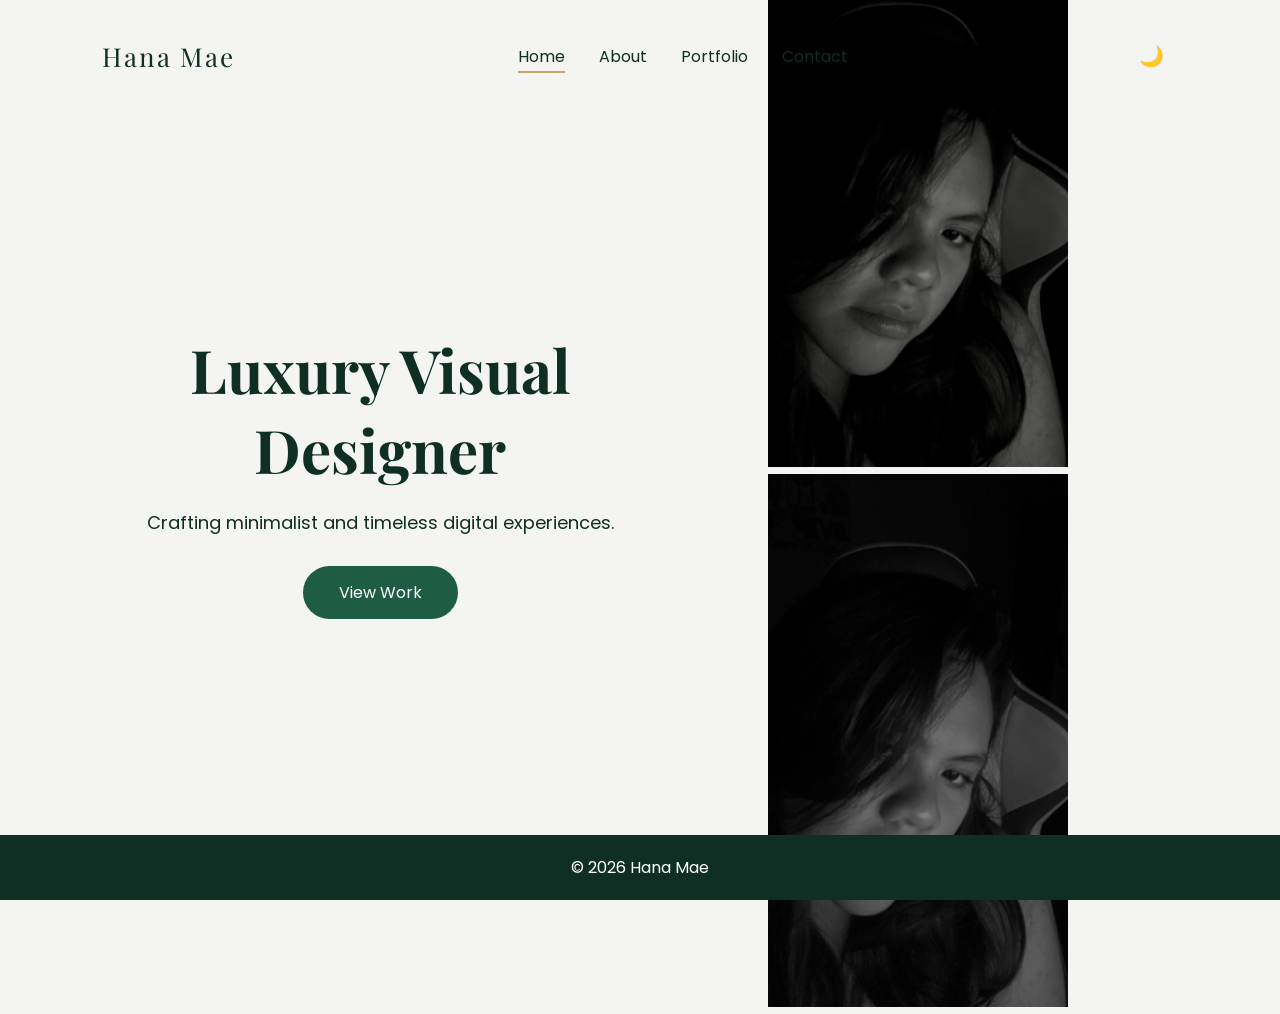
<file: index.html>
<!DOCTYPE html>
<html>
<head>
<title>Home</title>

<link href="https://fonts.googleapis.com/css2?family=Playfair+Display:wght@600&family=Poppins&display=swap" rel="stylesheet">
<link rel="stylesheet" href="style.css">

</head>
<body>

<header>
  <div class="logo">Hana Mae</div>
  <nav>
    <a href="index.html" class="active">Home</a>
    <a href="about.html">About</a>
    <a href="portfolio.html">Portfolio</a>
    <a href="contact.html">Contact</a>
  </nav>
  <button id="darkToggle" class="toggle-btn">🌙</button>

</header>

<section class="hero">
  <div class="hero-content ribil">
    <h2>Luxury Visual Designer</h2>
    <p>Crafting minimalist and timeless digital experiences.</p>
    <a href="portfolio.html" class="btn">View Work</a>
  </div>
   <div class="hero-image ">
            <img src="ta mae.jpg" alt="Hana Mae">
            <img src="TAMAE.jpg" alt="Hana Mae">
        </div>
</section>

<footer>© 2026 Hana Mae</footer>

<script src="script.js"></script>
</body>
</html>
</file>
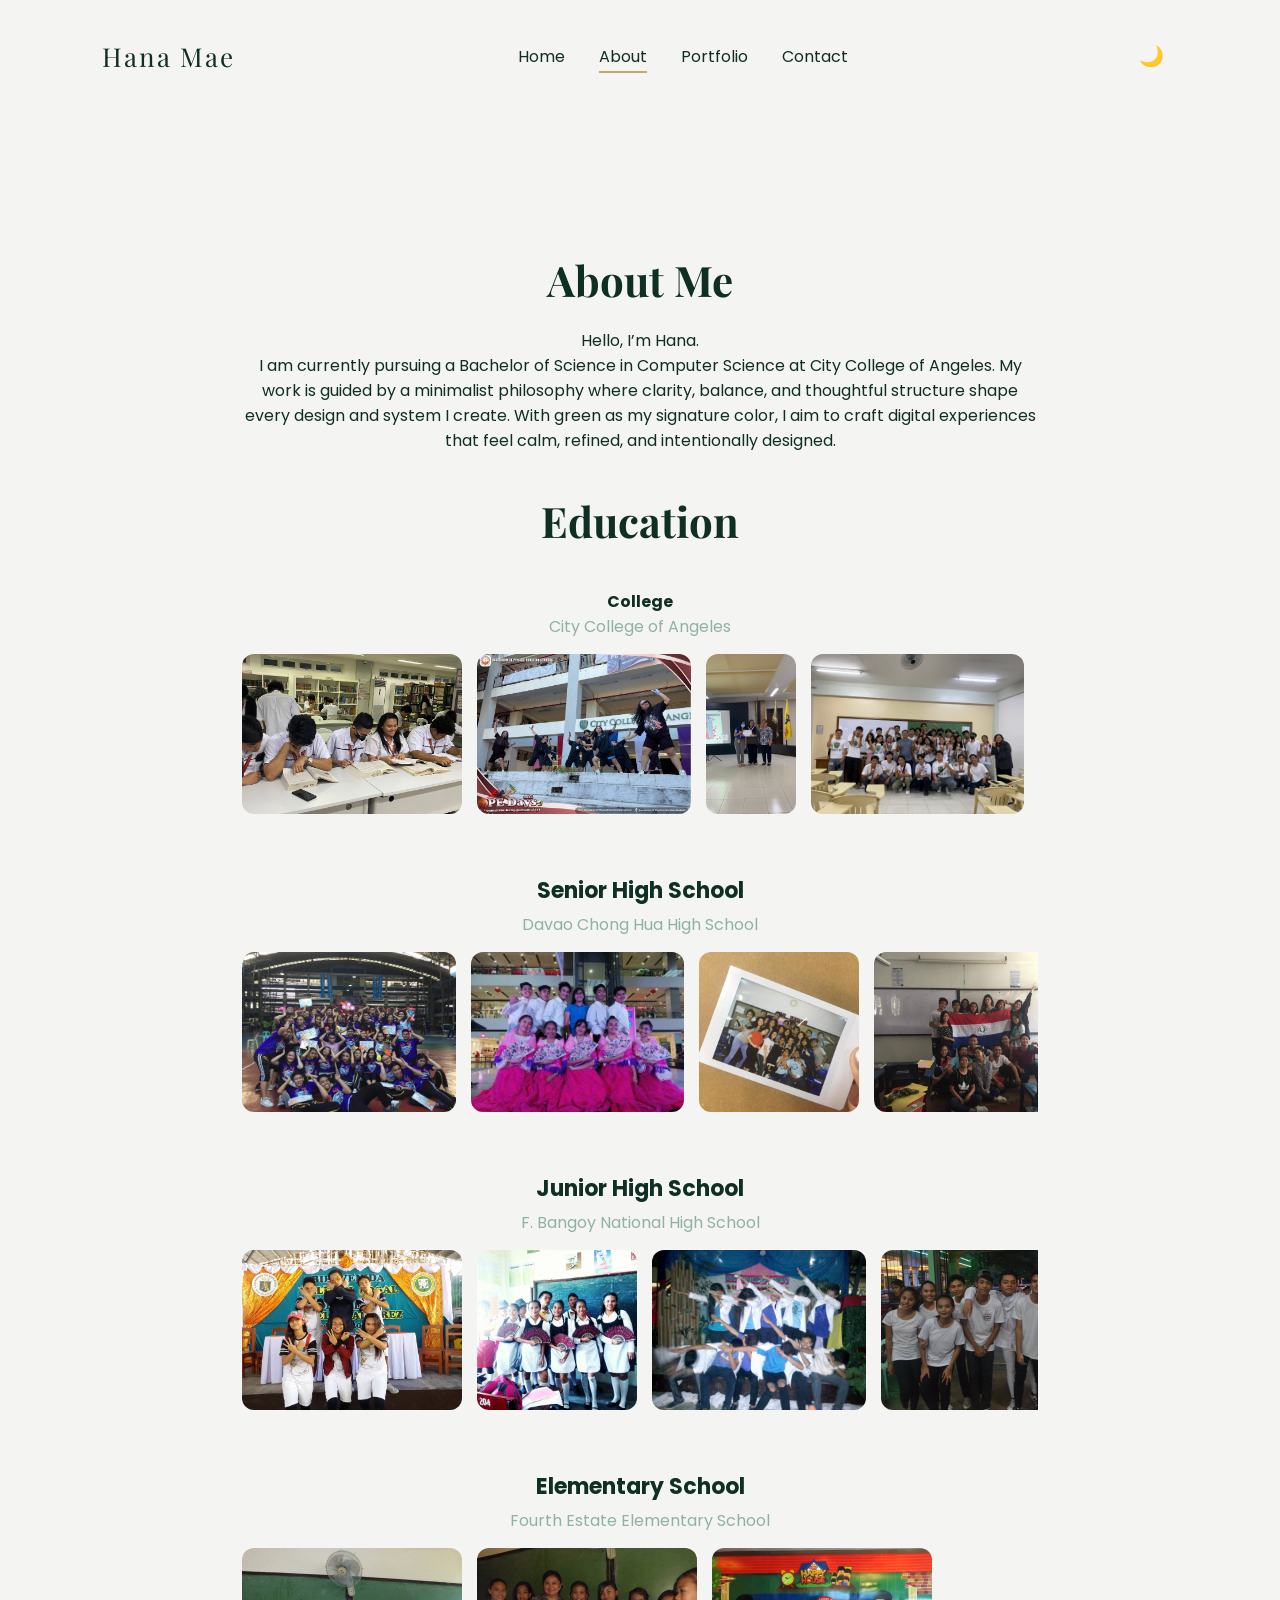
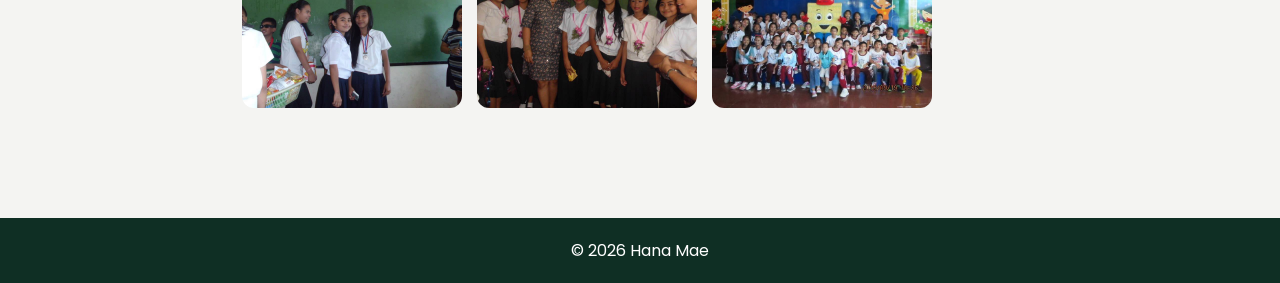
<file: about.html>
<!DOCTYPE html>
<html>
<head>
<title>About</title>

<link href="https://fonts.googleapis.com/css2?family=Playfair+Display:wght@600&family=Poppins&display=swap" rel="stylesheet">
<link rel="stylesheet" href="style.css">

</head>
<body>

<header>
  <div class="logo">Hana Mae</div>
  <nav>
    <a href="index.html">Home</a>
    <a href="about.html" class="active">About</a>
    <a href="portfolio.html">Portfolio</a>
    <a href="contact.html">Contact</a>
  </nav>
  <button id="darkToggle" class="toggle-btn">🌙</button>

</header>

<section class="about-section">

  <h2 class="section-title">About Me</h2>
  <p class="about-text"> Hello, I’m Hana.<br> I am currently pursuing a Bachelor of Science in Computer Science at City College of Angeles. My work is guided by a minimalist philosophy where clarity, balance, and thoughtful structure shape every design and system I create. With green as my signature color, I aim to craft digital experiences that feel calm, refined, and intentionally designed.

  <h3 class="section-title">Education</h2> <br>

  <div class="education-container">

    <div class="school">
      <h4>College</h3>
      <p>City College of Angeles </p>

      <div class="school-gallery">
        
        <img src="IMG_5219.jpeg">
        <img src="pe.JPG">
        <img src="1st runner.jpeg">
        <img src="c108.JPG">
        <img src="c103.JPG">
    

      </div>
    </div>

    <div class="school">
      <h3>Senior High School</h3>
      <p>Davao Chong Hua High School</p>

      <div class="school-gallery">
        <img src="cheerdance.jpg">
        <img src="sayawdin.jpg">
        <img src="conlotus.jpg">
        <img src="paraguay.JPG">
        <img src="hiphop.jpg">
        <img src="jump.jpg">
        <img src="bday ni jus.jpg">
      </div>
    </div>

    <div class="school">
      <h3>Junior High School</h3>
      <p>F. Bangoy National High School</p>

      <div class="school-gallery">
        <img src="sayaw.jpg">
        <img src="sayaw1.jpg">
        <img src="sayaw2.jpg">
        <img src="sayaw3.jpg">
        <img src="honor.jpg">
      
      </div>
    </div>

    <div class="school">
      <h3>Elementary School</h3>
      <p>Fourth Estate Elementary School</p>

      <div class="school-gallery">
        <img src="555600899_24836751945957147_7457161254084588874_n.jpg">
        <img src="557293007_24836751645957177_5718995204624235371_n.jpg">
        <img src="trip.jpg">
      </div>
    </div>

  </div>

</section>


<footer>© 2026 Hana Mae</footer>

<script src="script.js"></script>
</body>
</html>
</file>
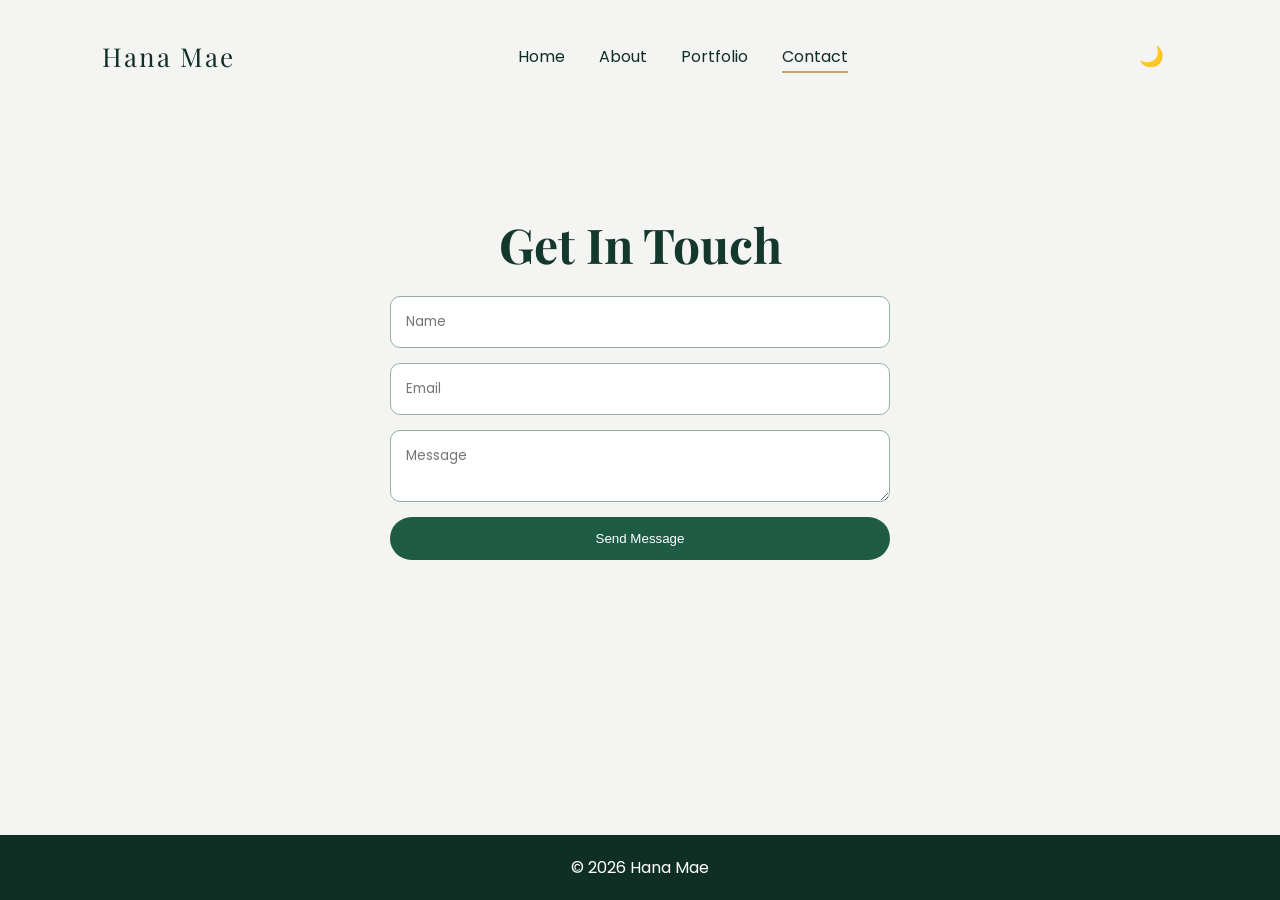
<file: contact.html>
<!DOCTYPE html>
<html>
<head>
<title>Contact</title>

<link href="https://fonts.googleapis.com/css2?family=Playfair+Display:wght@600&family=Poppins&display=swap" rel="stylesheet">
<link rel="stylesheet" href="style.css">

</head>
<body>

<header>
  <div class="logo">Hana Mae</div>
  <nav>
    <a href="index.html">Home</a>
    <a href="about.html">About</a>
    <a href="portfolio.html">Portfolio</a>
    <a href="contact.html" class="active">Contact</a>
  </nav>
  <button id="darkToggle" class="toggle-btn">🌙</button>

</header>

<section>
  <h2 class="reveal">Get In Touch</h2>

  <form class="reveal">
    <input type="text" placeholder="Name">
    <input type="email" placeholder="Email">
    <textarea placeholder="Message"></textarea>
    <button>Send Message</button>
  </form>
</section>

<footer>© 2026 Hana Mae</footer>

<script src="script.js"></script>
</body>
</html>
</file>
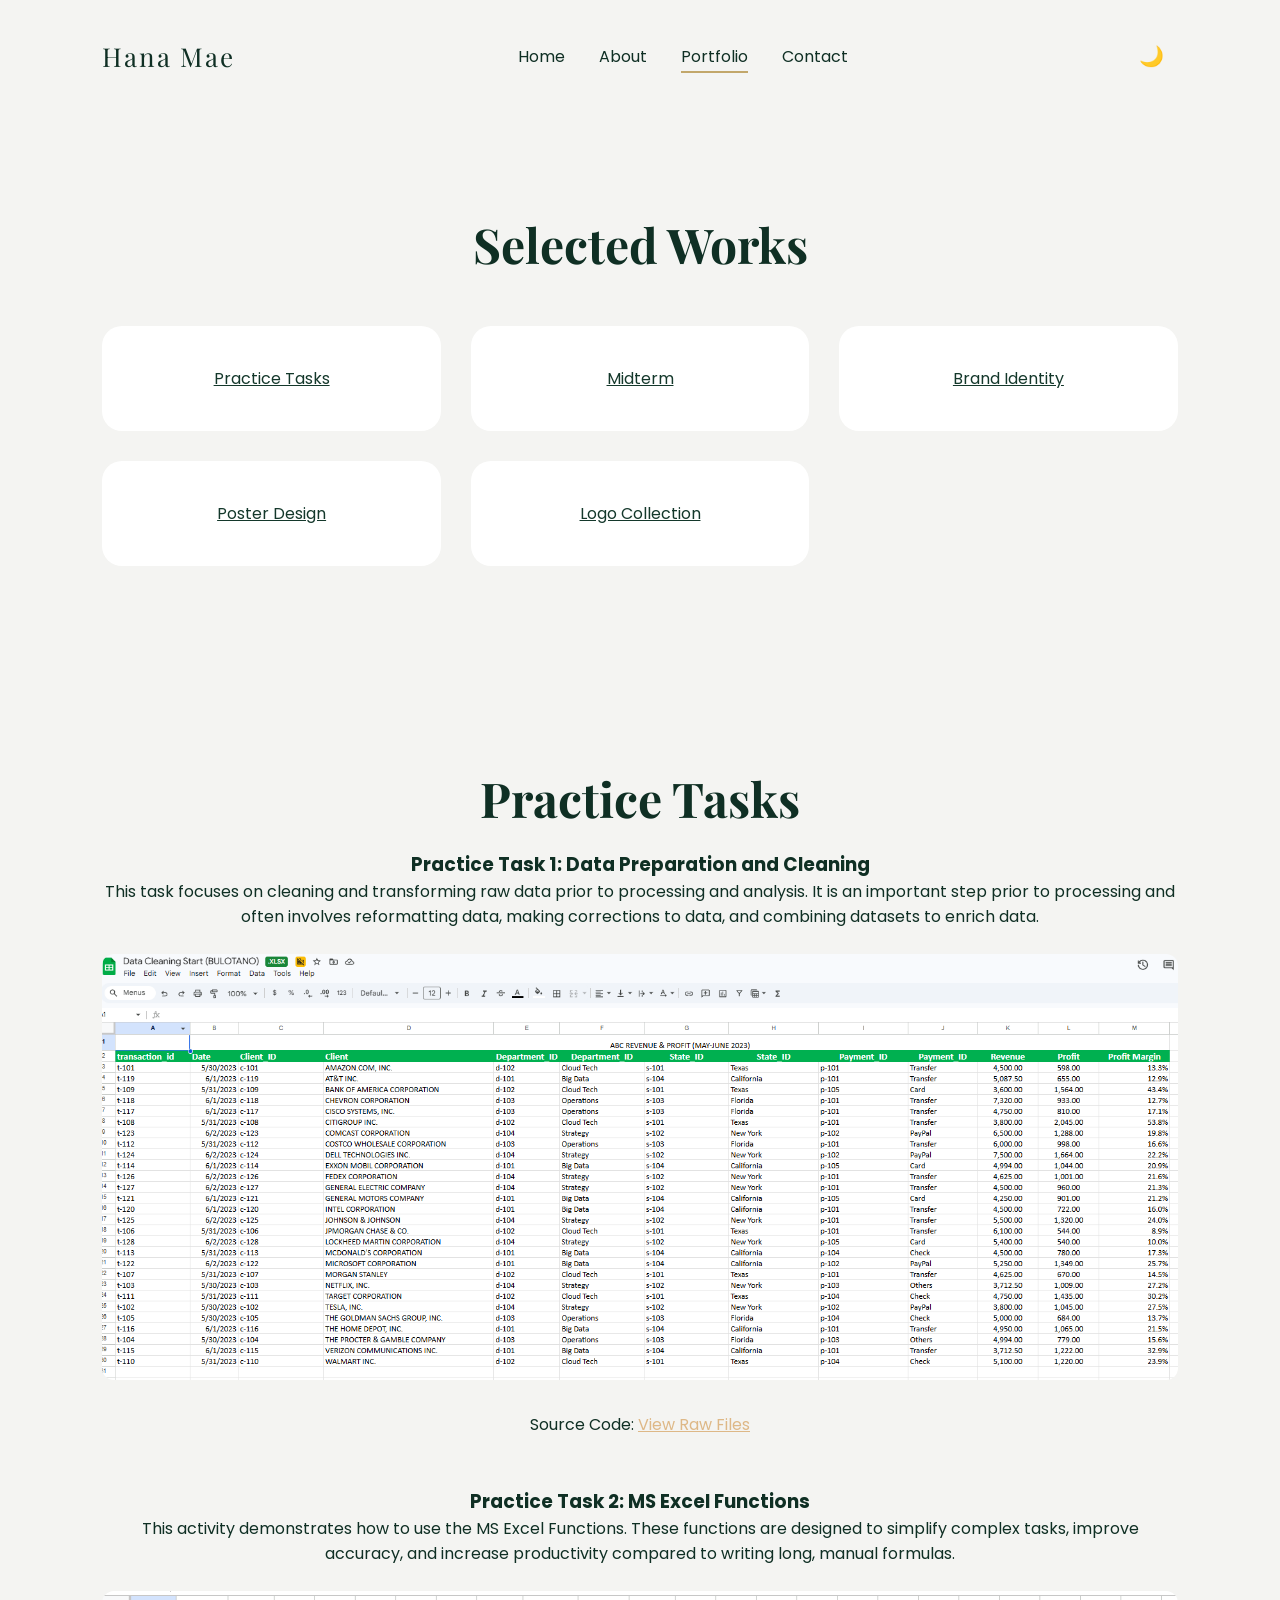
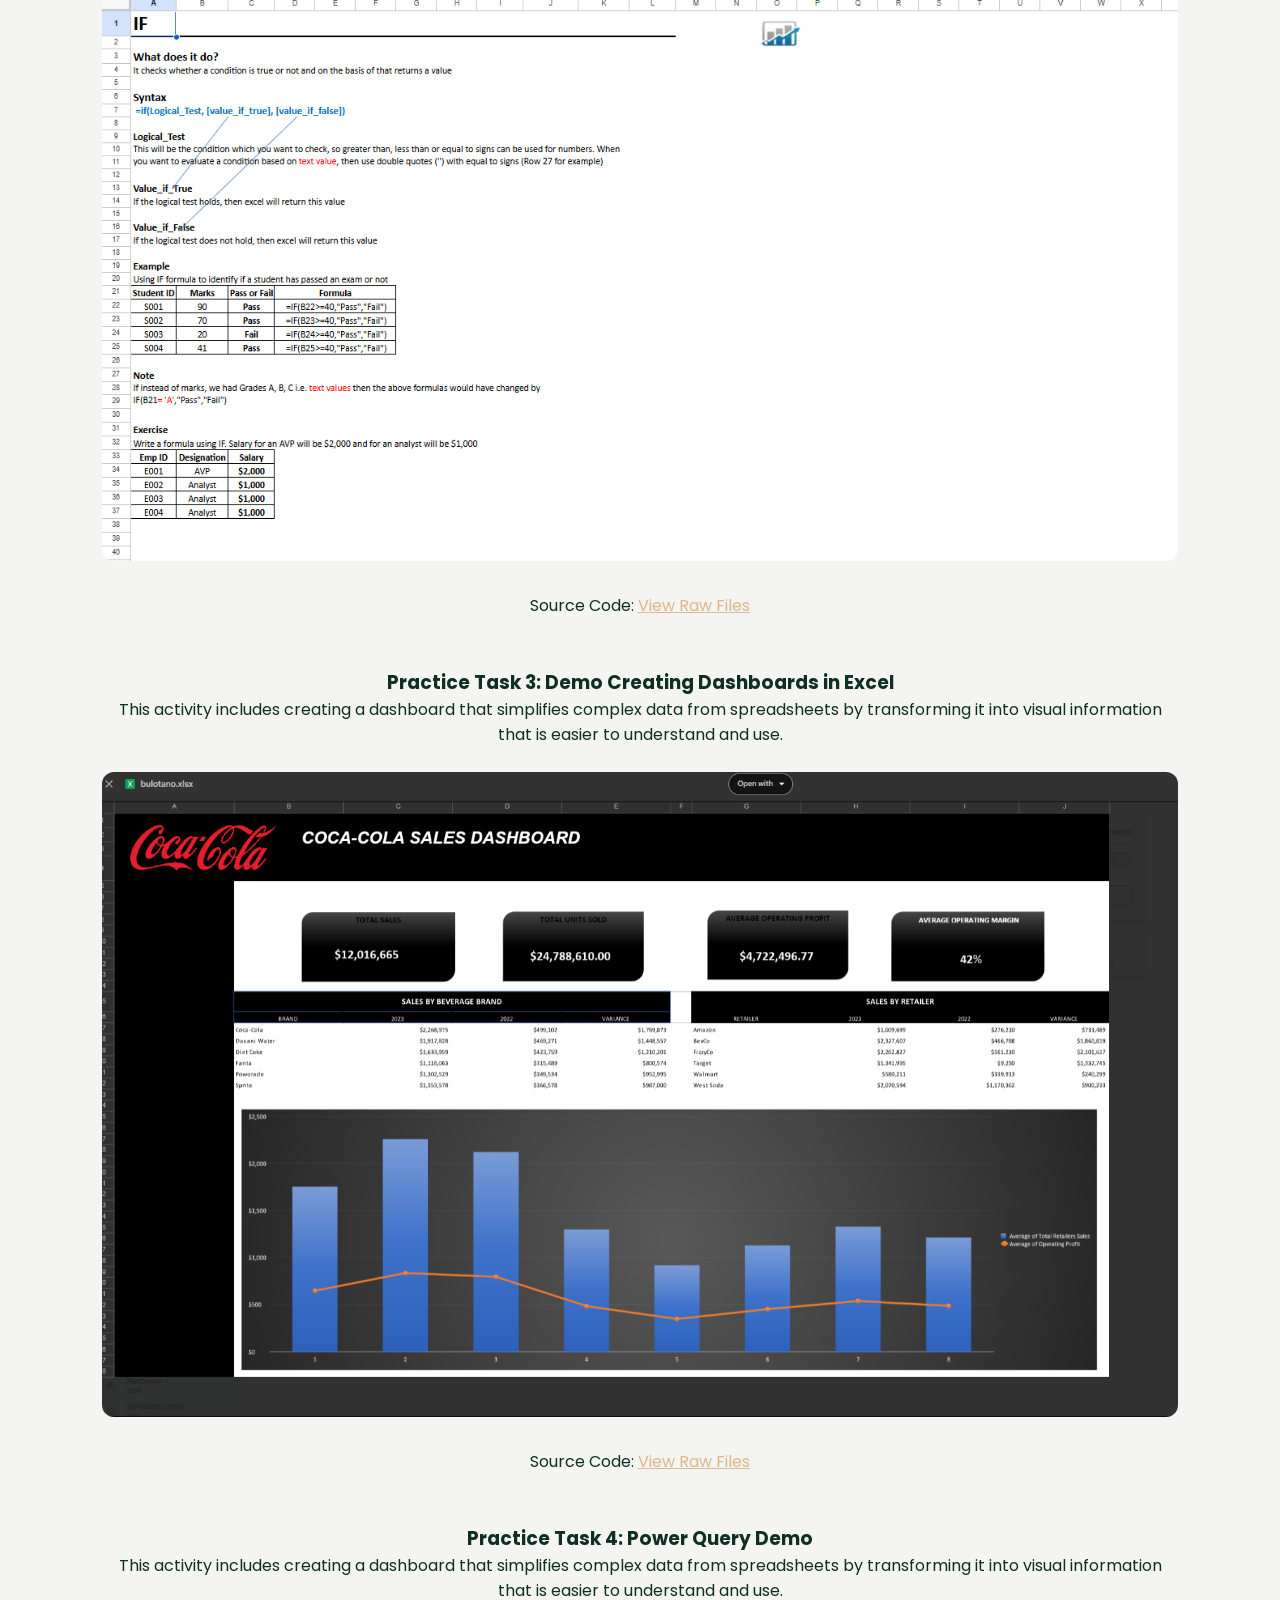
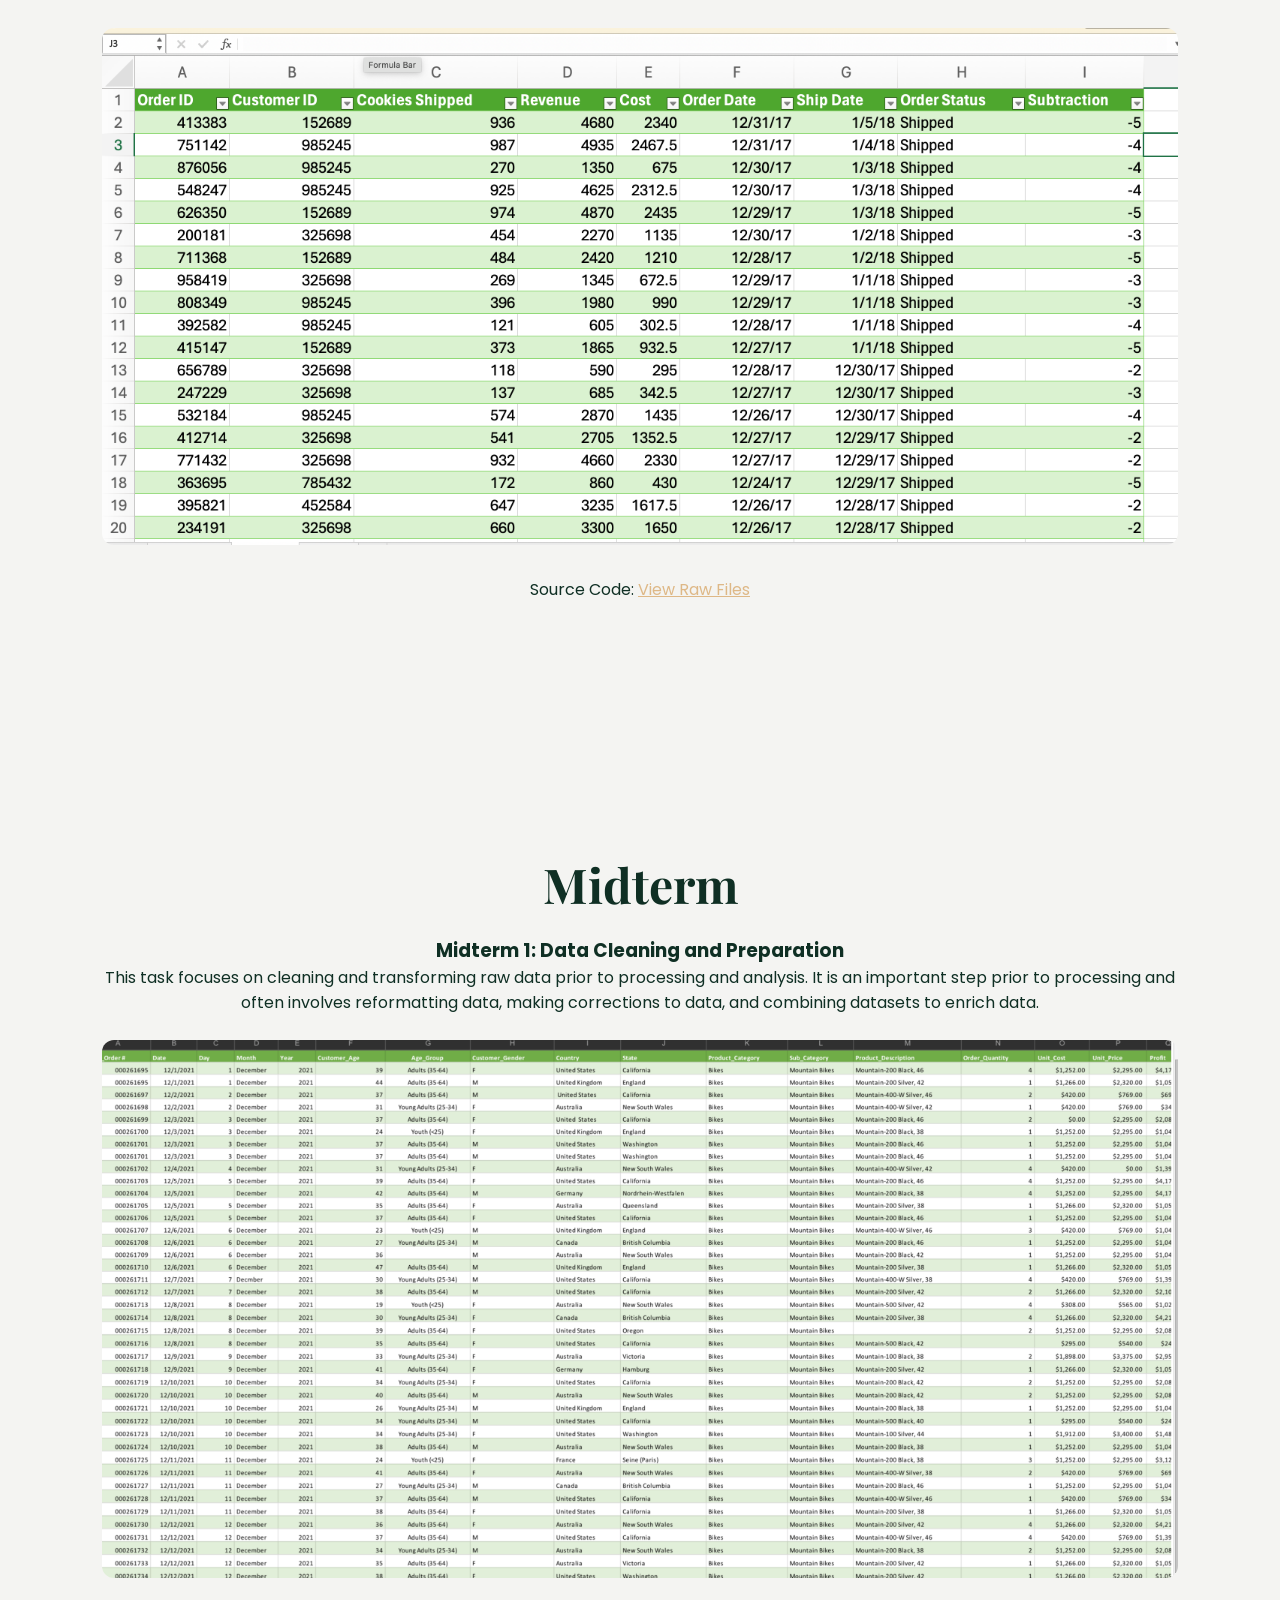
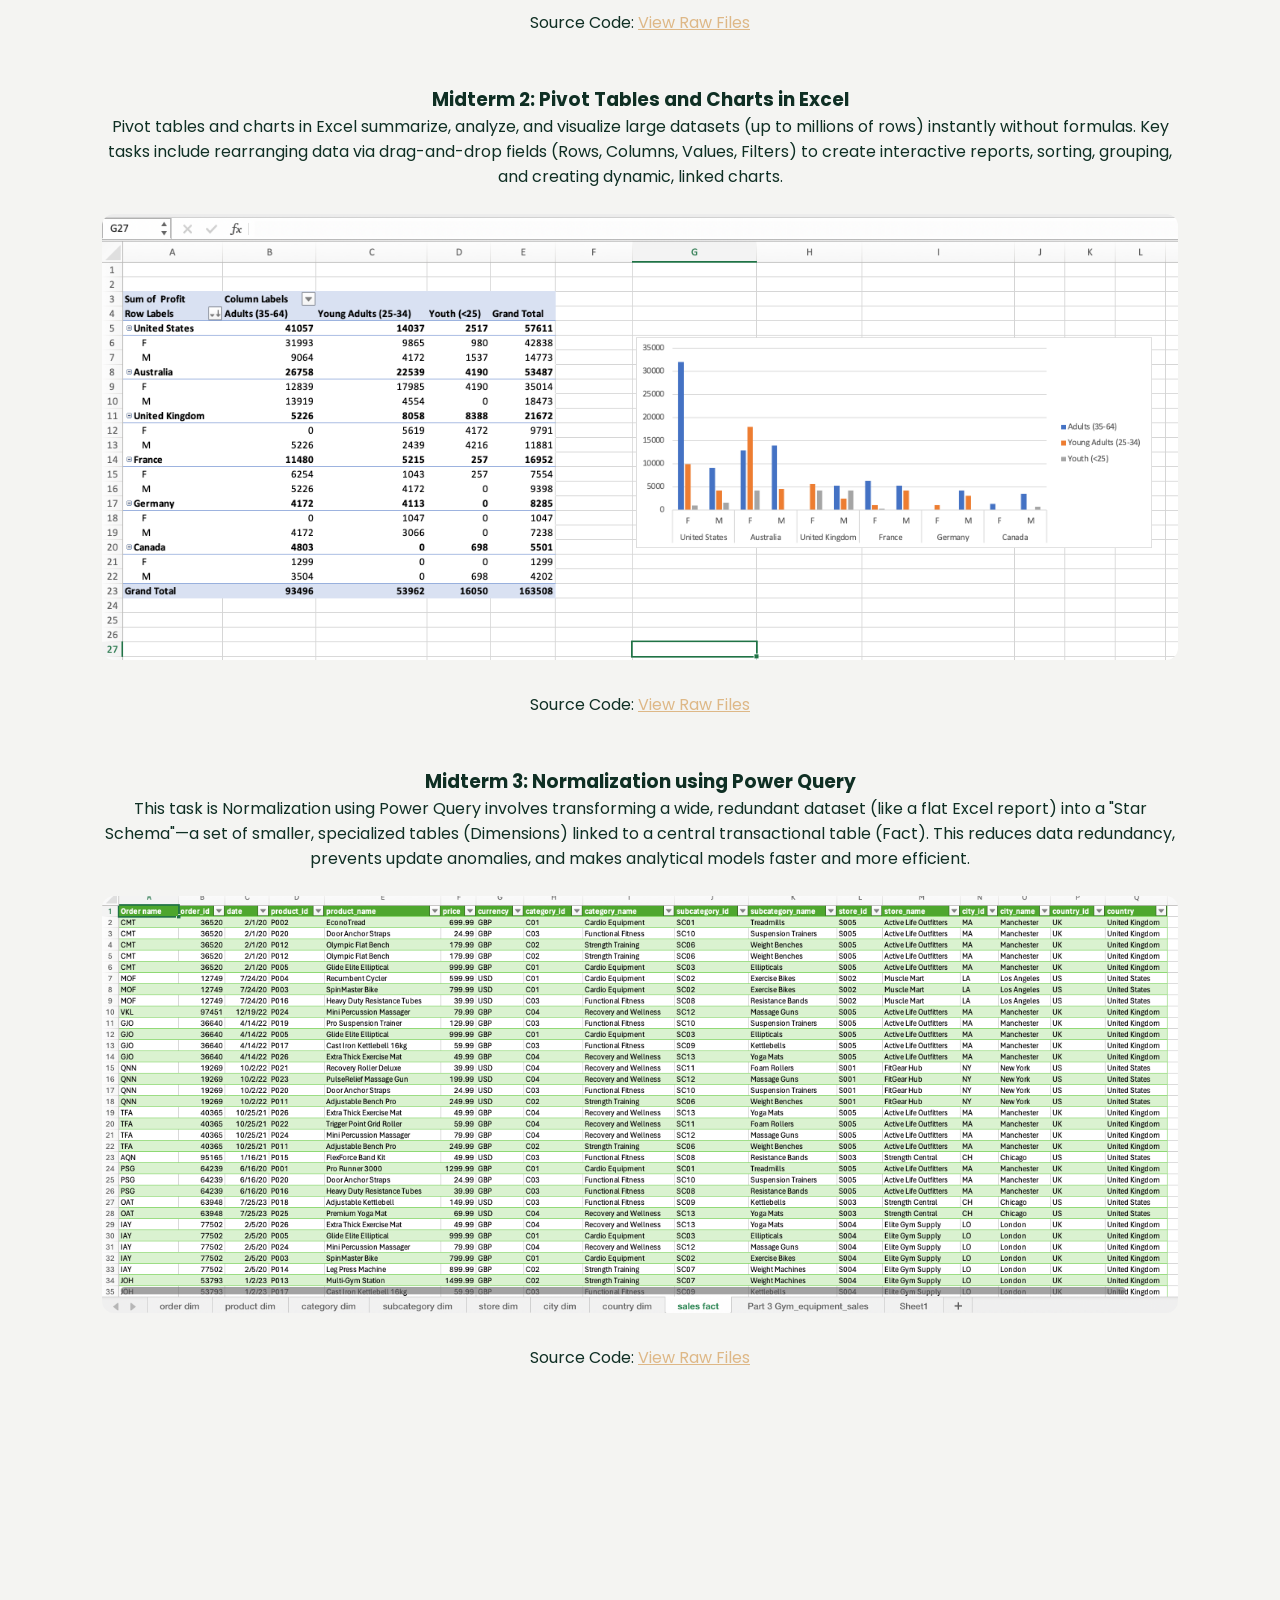
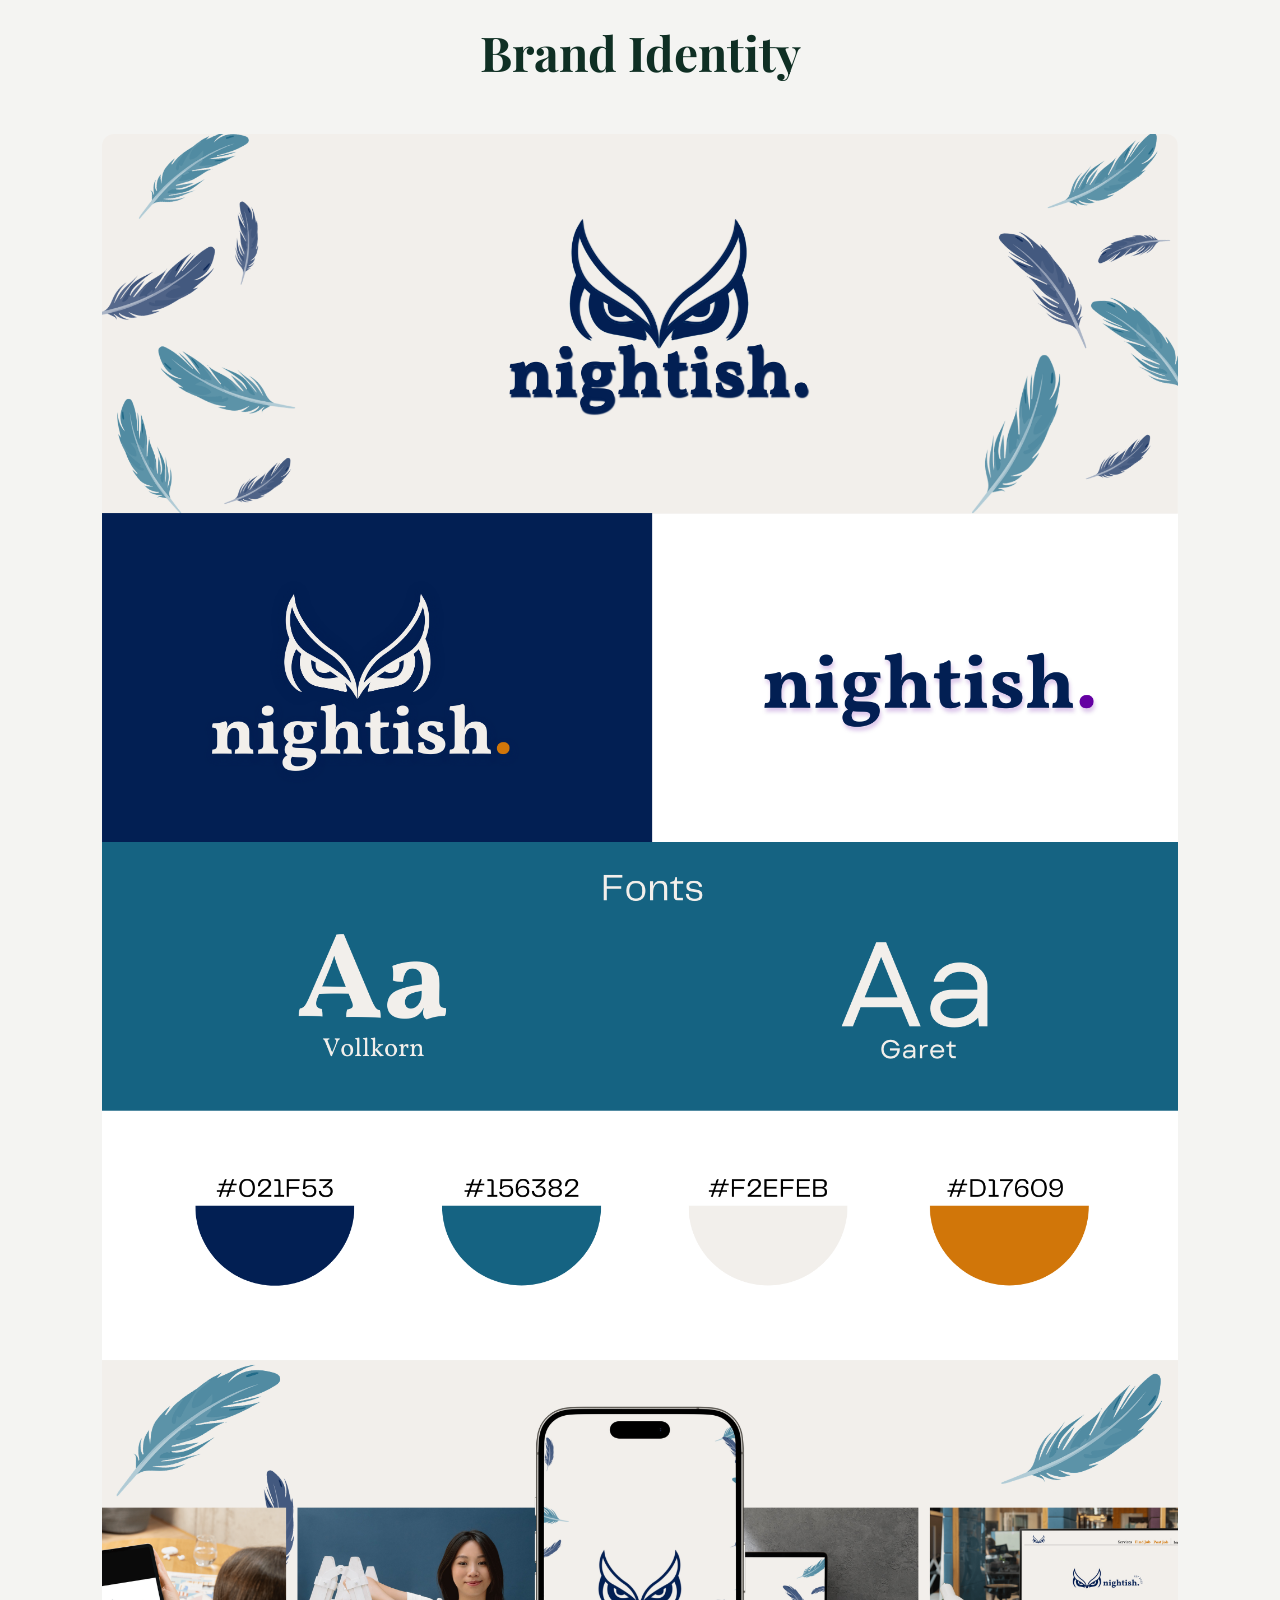
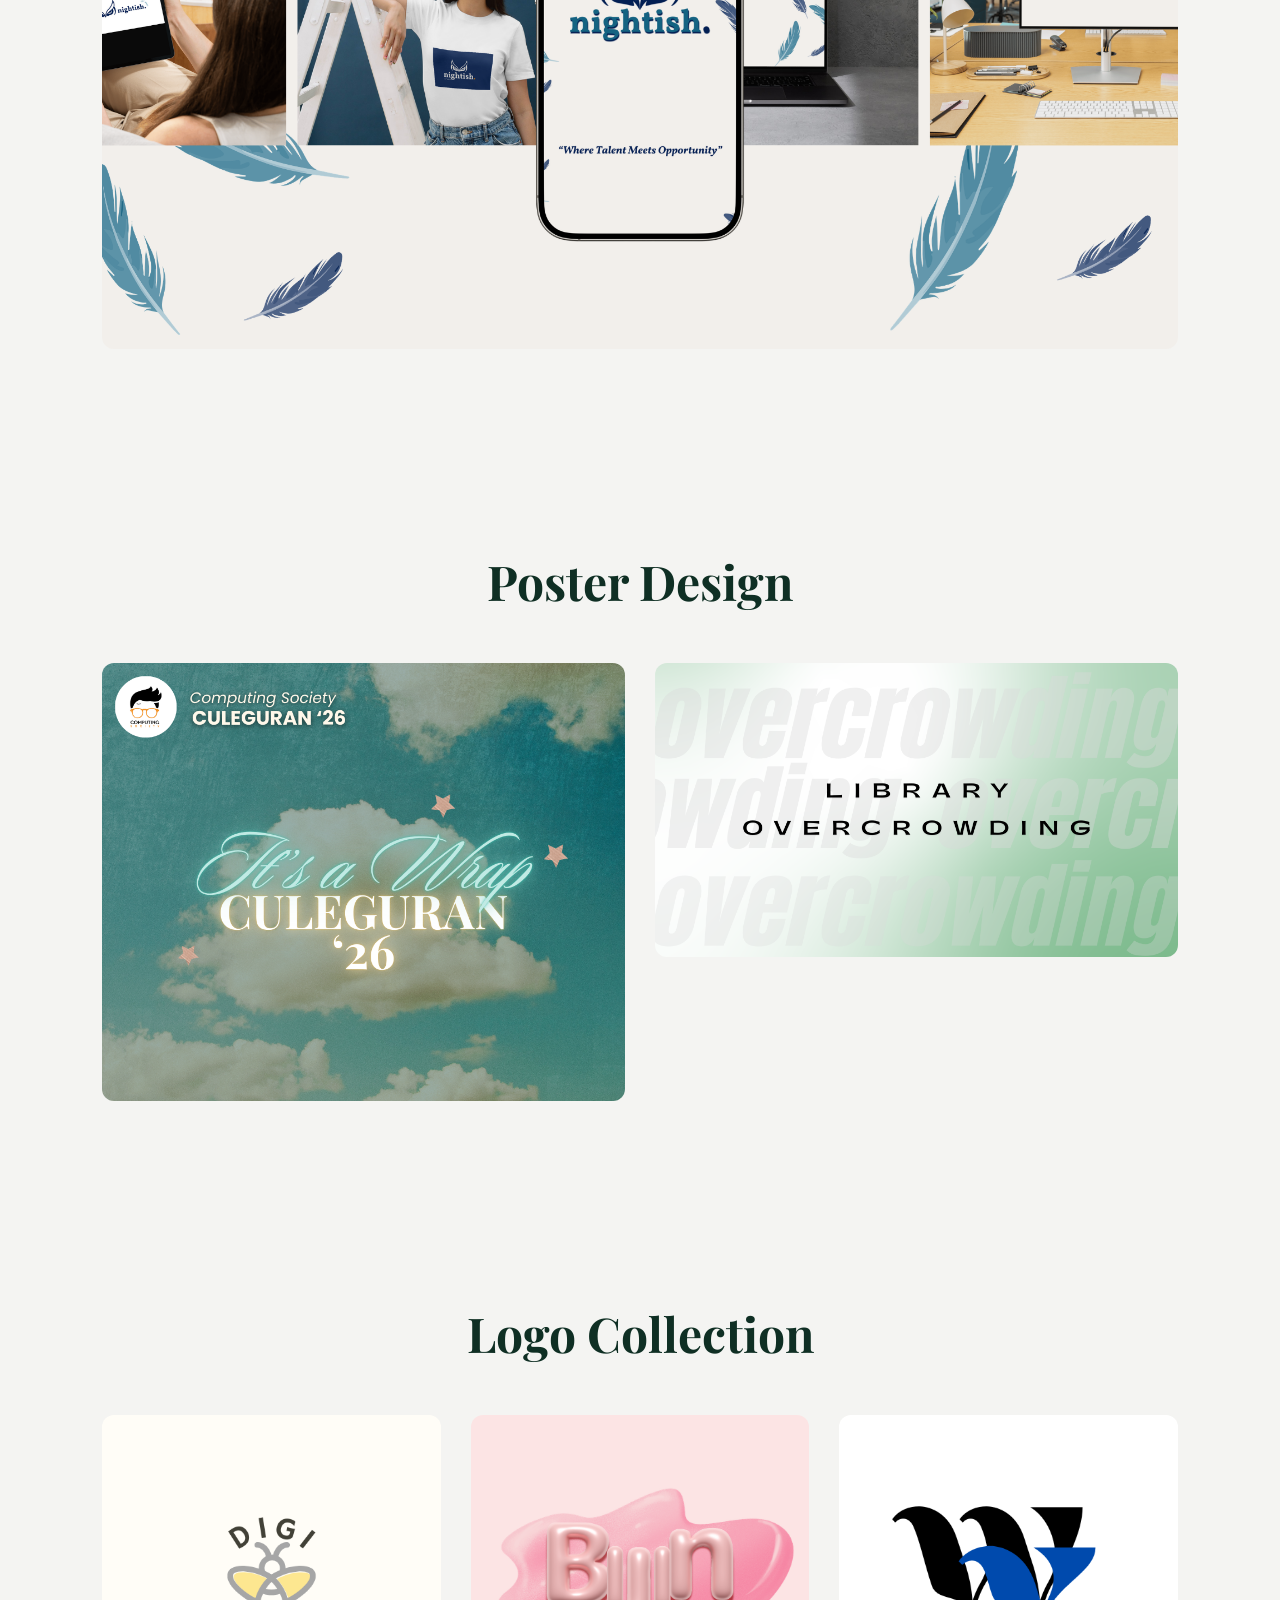
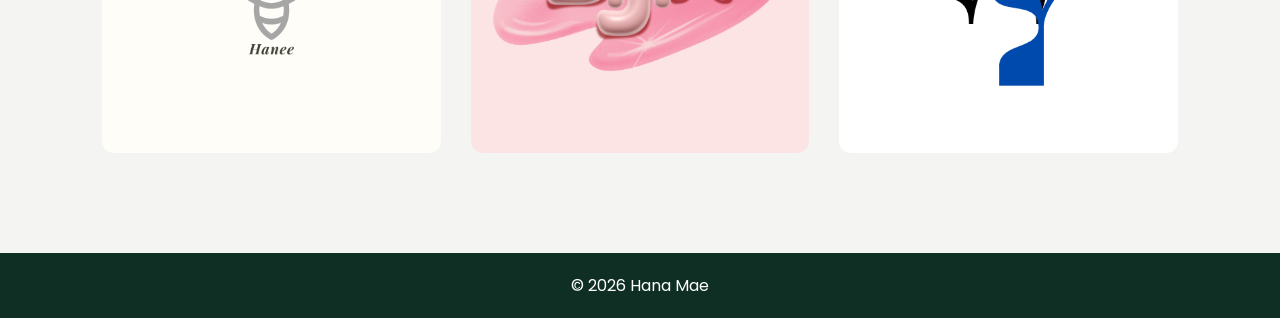
<file: portfolio.html>
<!DOCTYPE html>
<html>
<head>
<title>Portfolio</title>

<link href="https://fonts.googleapis.com/css2?family=Playfair+Display:wght@600&family=Poppins&display=swap" rel="stylesheet">
<link rel="stylesheet" href="style.css">

</head>
<body>

<header>
  <div class="logo">Hana Mae</div>
  <nav>
    <a href="index.html">Home</a>
    <a href="about.html">About</a>
    <a href="portfolio.html" class="active">Portfolio</a>
    <a href="contact.html">Contact</a>
  </nav>
  <button id="darkToggle" class="toggle-btn">🌙</button>

</header>

  <section>

    <h2 class="reaveal">Selected Works</h2>
  
    <div  class="grid">
  
      <a  href="#practice" class="card reveal">Practice Tasks</a>
  
      <a href="#midterm" class="card reveal">Midterm</a>
  
      <a href="#brand" class="card reveal">Brand Identity</a>
  
      <a href="#poster" class="card reveal">Poster Design</a>
  
      <a href="#logo" class="card reveal">Logo Collection</a>
  
    </div>
  
  </section>
  <section id="practice" class="project-section">

    <h2>Practice Tasks</h2>
    
    <div class="task">
    
    <h3>Practice Task 1: Data Preparation and Cleaning</h3>
    
    <p>
    This task focuses on cleaning and transforming raw data prior to processing and analysis. It is an important step prior to processing and often involves reformatting data, making corrections to data, and combining datasets to enrich data.
    </p> <br>
    
    <img src="task 1.PNG" alt="Practice Task 1 Screenshot">
    
    <p > <br>   Source Code:
    <a style="color: burlywood;" href="https://docs.google.com/spreadsheets/d/1v9hLt_UtfycEHE8u_BYi_tufNoiXKad8/edit?usp=drive_link&ouid=116315695045750349030&rtpof=true&sd=true" target="_blank">
    View Raw Files
    </a>
    </p><br><br>
    
    </div>
    
    
    <div class="task">
    
    <h3>Practice Task 2: MS Excel Functions</h3>
    
    <p>
    This activity demonstrates how to use the MS Excel Functions. These functions are designed to simplify complex tasks, improve accuracy, and increase productivity compared to writing long, manual formulas.
    </p><br>
    
    <img src="task2.PNG" alt="Practice Task 2 Screenshot">
    
    <p><br>
    Source Code:
    <a style="color: burlywood;" href="https://docs.google.com/spreadsheets/d/19AjxbW_KWVw-Esntwnqc_Slp_Ai2pDwv/edit?usp=sharing&ouid=116315695045750349030&rtpof=true&sd=true" target="_blank">
    View Raw Files
    </a>
    </p><br><br>
    
    </div>
    
    <div class="task">
    
      <h3>Practice Task 3: Demo Creating Dashboards in Excel</h3>
      
      <p>
      This activity includes creating a dashboard that simplifies complex data from spreadsheets by transforming it into visual information that is easier to understand and use.
      </p><br>
      
      <img src="task3.PNG" alt="Practice Task 2 Screenshot">
      
      <p><br>
      Source Code:
      <a style="color: burlywood;" href="https://docs.google.com/spreadsheets/d/19AjxbW_KWVw-Esntwnqc_Slp_Ai2pDwv/edit?usp=sharing&ouid=116315695045750349030&rtpof=true&sd=true" target="_blank">
      View Raw Files
      </a>
      </p><br><br>
      
      </div>

      <div class="task">
    
        <h3>Practice Task 4: Power Query Demo</h3>
        
        <p>
        This activity includes creating a dashboard that simplifies complex data from spreadsheets by transforming it into visual information that is easier to understand and use.
        </p><br>
        
        <img src="task4.png" alt="Practice Task 2 Screenshot">
        
        <p><br>
        Source Code:
        <a style="color: burlywood;" href="https://docs.google.com/spreadsheets/d/1iKdStYOmjfBKRBjCce2VBh_pKKBrMK_v/edit?usp=share_link&ouid=116315695045750349030&rtpof=true&sd=true" target="_blank">
        View Raw Files
        </a>
        </p><br><br>
        
        </div>
      
      </section> 
      

<section id="midterm" class="project-section">
  <h2>Midterm</h2>

  <div class="task">

    <h3>Midterm 1: Data Cleaning and Preparation</h3>
        
        <p>
        This task focuses on cleaning and transforming raw data prior to processing and analysis. It is an important step prior to processing and often involves reformatting data, making corrections to data, and combining datasets to enrich data.
        <br><br>
        <img src="midterm1.png" alt="midterm 1 Screenshot">
        
        <p><br>
        Source Code:
        <a style="color: burlywood;" href="https://docs.google.com/spreadsheets/d/1CDOQZlKWenR6zZq8fp8Sr8bfxTTqPdTj/edit?usp=share_link&ouid=116315695045750349030&rtpof=true&sd=true" target="_blank">
        View Raw Files
        </a>
        </p><br><br>
   
  </div>
  <div class="task">

    <h3>Midterm 2: Pivot Tables and Charts in Excel</h3>
        
        <p>
        Pivot tables and charts in Excel summarize, analyze, and visualize large datasets (up to millions of rows) instantly without formulas. Key tasks include rearranging data via drag-and-drop fields (Rows, Columns, Values, Filters) to create interactive reports, sorting, grouping, and creating dynamic, linked charts.
        <br><br>
        <img src="miditerm2.png" alt="midterm 2 Screenshot">
        
        <p><br>
        Source Code:
        <a style="color: burlywood;" href="hhttps://docs.google.com/spreadsheets/d/1DlDx9IBEuxDkNpu_1Nxn_MJsA5vt2rSb/edit?usp=share_link&ouid=116315695045750349030&rtpof=true&sd=true" target="_blank">
        View Raw Files
        </a>
        </p><br><br>
   
  </div>
  <div class="task">

    <h3>Midterm 3: Normalization using Power Query</h3>
        
        <p>
        This task is Normalization using Power Query involves transforming a wide, redundant dataset (like a flat Excel report) into a "Star Schema"—a set of smaller, specialized tables (Dimensions) linked to a central transactional table (Fact). This reduces data redundancy, prevents update anomalies, and makes analytical models faster and more efficient.
        <br><br>
        <img src="midterm3.png" alt="midterm 3 Screenshot">
        
        <p><br>
        Source Code:
        <a style="color: burlywood;" href="https://docs.google.com/spreadsheets/d/1yoOk8RcxG-ZNI-1TLFfgZiIemc6rh_8Q/edit?usp=share_link&ouid=116315695045750349030&rtpof=true&sd=true" target="_blank">
        View Raw Files
        </a>
        </p><br><br>
   
  </div>

</section>


<section id="brand" class="project-section">
  <h2>Brand Identity</h2>

  <div class="grid">
    <img src="nightish branding.png">
  </div>

</section>


<section id="poster" class="project-section">
  <h2>Poster Design</h2>

  <div class="grid">
    <img src="poster cule.png">
    <img src="poster library.png">
  </div>

</section>


<section id="logo" class="project-section">
  <h2>Logo Collection</h2>

  <div class="grid">
    <img src="logo digi.png">
    <img src="logo jinshi.png">
    <img src="logo wy.png">
  </div>

</section>



<footer>© 2026 Hana Mae</footer>

<script src="script.js"></script>
</body>
</html>
</file>
<file: style.css>
/* RESET */
* {
  margin: 0;
  padding: 0;
  box-sizing: border-box;
}

/*  COLOR PALETTE  */
:root {
  --dark: #0f2f24;
  --green: #1f5c45;
  --sage: #8fb3a2;
  --cream: #f4f4f2;
  --gold: #c2a76b;
}

/* BASE*/
html, body {
  height: 100%;
}
html{
  scroll-behavior:smooth;
  }

body {
  min-height: 100vh;
  display: flex;
  flex-direction: column;
  background: var(--cream);
  color: var(--dark);
  font-family: 'Poppins', sans-serif;
  animation: fadePage 0.8s ease forwards;
}

@keyframes fadePage {
  from { opacity: 0; }
  to { opacity: 1; }
}

/* NAVBAR */
header {
  padding: 30px 8%;
  display: flex;
  justify-content: space-between;
  align-items: center;
}

.logo {
  font-family: 'Playfair Display', serif;
  font-size: 26px;
  letter-spacing: 2px;
}

nav a {
  margin-left: 30px;
  text-decoration: none;
  color: var(--dark);
  position: relative;
}

nav a::after {
  content: "";
  position: absolute;
  width: 0%;
  height: 2px;
  background: var(--gold);
  left: 0;
  bottom: -5px;
  transition: 0.3s;
}

nav a:hover::after,
nav a.active::after {
  width: 100%;
}

/*SECTIONS */
section {
  padding: 100px 8%;
  text-align: center;
}

h2 {
  font-family: 'Playfair Display', serif;
  font-size: 48px;
  margin-bottom: 20px;
}

/* ABOUT PAGE */

.about-section{
  max-width:1000px;
  margin:auto;
}

/* TITLE HOVER */

.section-title{
  font-family: 'Playfair Display', serif;
  font-size:42px;
  margin-top:40px;
  position:relative;
  display:inline-block;
  cursor:pointer;
}

.section-title::after{
  content:"";
  width:0%;
  height:3px;
  background:var(--gold);
  position:absolute;
  left:0;
  bottom:-6px;
  transition:0.4s;
}

.section-title:hover::after{
  width:100%;
}

/* EDUCATION LAYOUT */

.education-container{
  margin-top:40px;
  display:flex;
  flex-direction:column;
  gap:50px;
}

.school h3{
  font-size:22px;
  margin-bottom:5px;
}

.school p{
  margin-bottom:15px;
  color:var(--sage);
}

/* SCHOOL IMAGE GALLERY */

.school-gallery{
  display:flex;
  gap:15px;
  overflow-x:auto;
  padding-bottom:10px;
}

/* INSTAGRAM STYLE HOVER */

.school-gallery img{
  width:220px;
  height:160px;
  object-fit:cover;
  border-radius:12px;
  transition:0.4s;
  cursor:pointer;
}

.school-gallery img:hover{
  transform:scale(1.08);
  box-shadow:0 10px 25px rgba(0,0,0,0.25);
}

/*  HERO  */

.hero {
  min-height: 80vh;
  display: flex;
  align-items: center;
}

.hero-content {
  max-width: 600px;
}

.hero h2 {
  font-size: 60px;
}

.hero p {
  margin-top: 20px;
  font-size: 18px;
}
.hero-image img{
  width: 300px;
}

/*  BUTTON  */
.btn {
  display: inline-block;
  margin-top: 30px;
  padding: 14px 36px;
  border-radius: 30px;
  background: var(--green);
  color: white;
  text-decoration: none;
  transition: 0.3s;
}

.btn:hover {
  background: var(--gold);
  color: var(--dark);
}

/*  GRID  */
.grid {
  display: grid;
  grid-template-columns: repeat(auto-fit, minmax(260px, 1fr));
  gap: 30px;
  margin-top: 50px;
}

.card {
  background: white;
  padding: 40px;
  border-radius: 20px;
  transition: 0.4s;
}

.card:hover {
  transform: translateY(-8px)scale(1.03);
  background: var(--green);
  color: white;
  box-shadow: 0 15px 35px rgba(0,0,0,0.2);
}

/*  CONTACT  */
form {
  max-width: 500px;
  margin: auto;
  display: flex;
  flex-direction: column;
  gap: 15px;
}

input, textarea {
  padding: 15px;
  border-radius: 10px;
  border: 1px solid var(--sage);
  font-family: inherit;
}

button {
  padding: 14px;
  border-radius: 30px;
  background: var(--green);
  color: white;
  border: none;
  cursor: pointer;
}
.project-section img{
  width:100%;
  border-radius:12px;
  transition:0.4s;
  }
  
  .project-section img:hover{
  transform:scale(1.05);
  }

/*  FOOTER    */
footer {
  margin-top: auto;
  background: var(--dark);
  color: white;
  text-align: center;
  padding: 20px;
}

/*  ANIMATIONS  */
.reveal {
  color:#14382b;
  opacity: 0;
  transform: translateY(40px);
  transition: 0.9s ease;
}

.reveal.show {
  opacity: 1;
  transform: translateY(0);
}
.reveal:hover{
  background: #14382b;
  color: white;

}




/* DARK MODE  */

body.dark {
  background: #0b1f18;
  color: #f4f4f2;
}

body.dark header {
  background: transparent;
}

body.dark nav a {
  color: #f4f4f2;
}

body.dark .card {
  background: #14382b;
  color: white;
}

body.dark footer {
  background: #061510;
}

body.dark input,
body.dark textarea {
  background: #14382b;
  color: white;
  border-color: #53917a;
}

/* Toggle Button */
.toggle-btn {
  cursor: pointer;
  border: none;
  background: none;
  font-size: 20px;
  margin-left: 25px;
  color: var(--dark);
}

body.dark .toggle-btn {
  color: #f4f4f2;
}

.reveal:hover{
  background: #14382b;
  color: white;
}

body.dark .card:hover {
  transform: translateY(-8px) scale(1.03);
  background: #1f5c45;
  color: white;
  box-shadow: 0 20px 45px rgba(0,0,0,0.5);
}
</file>
